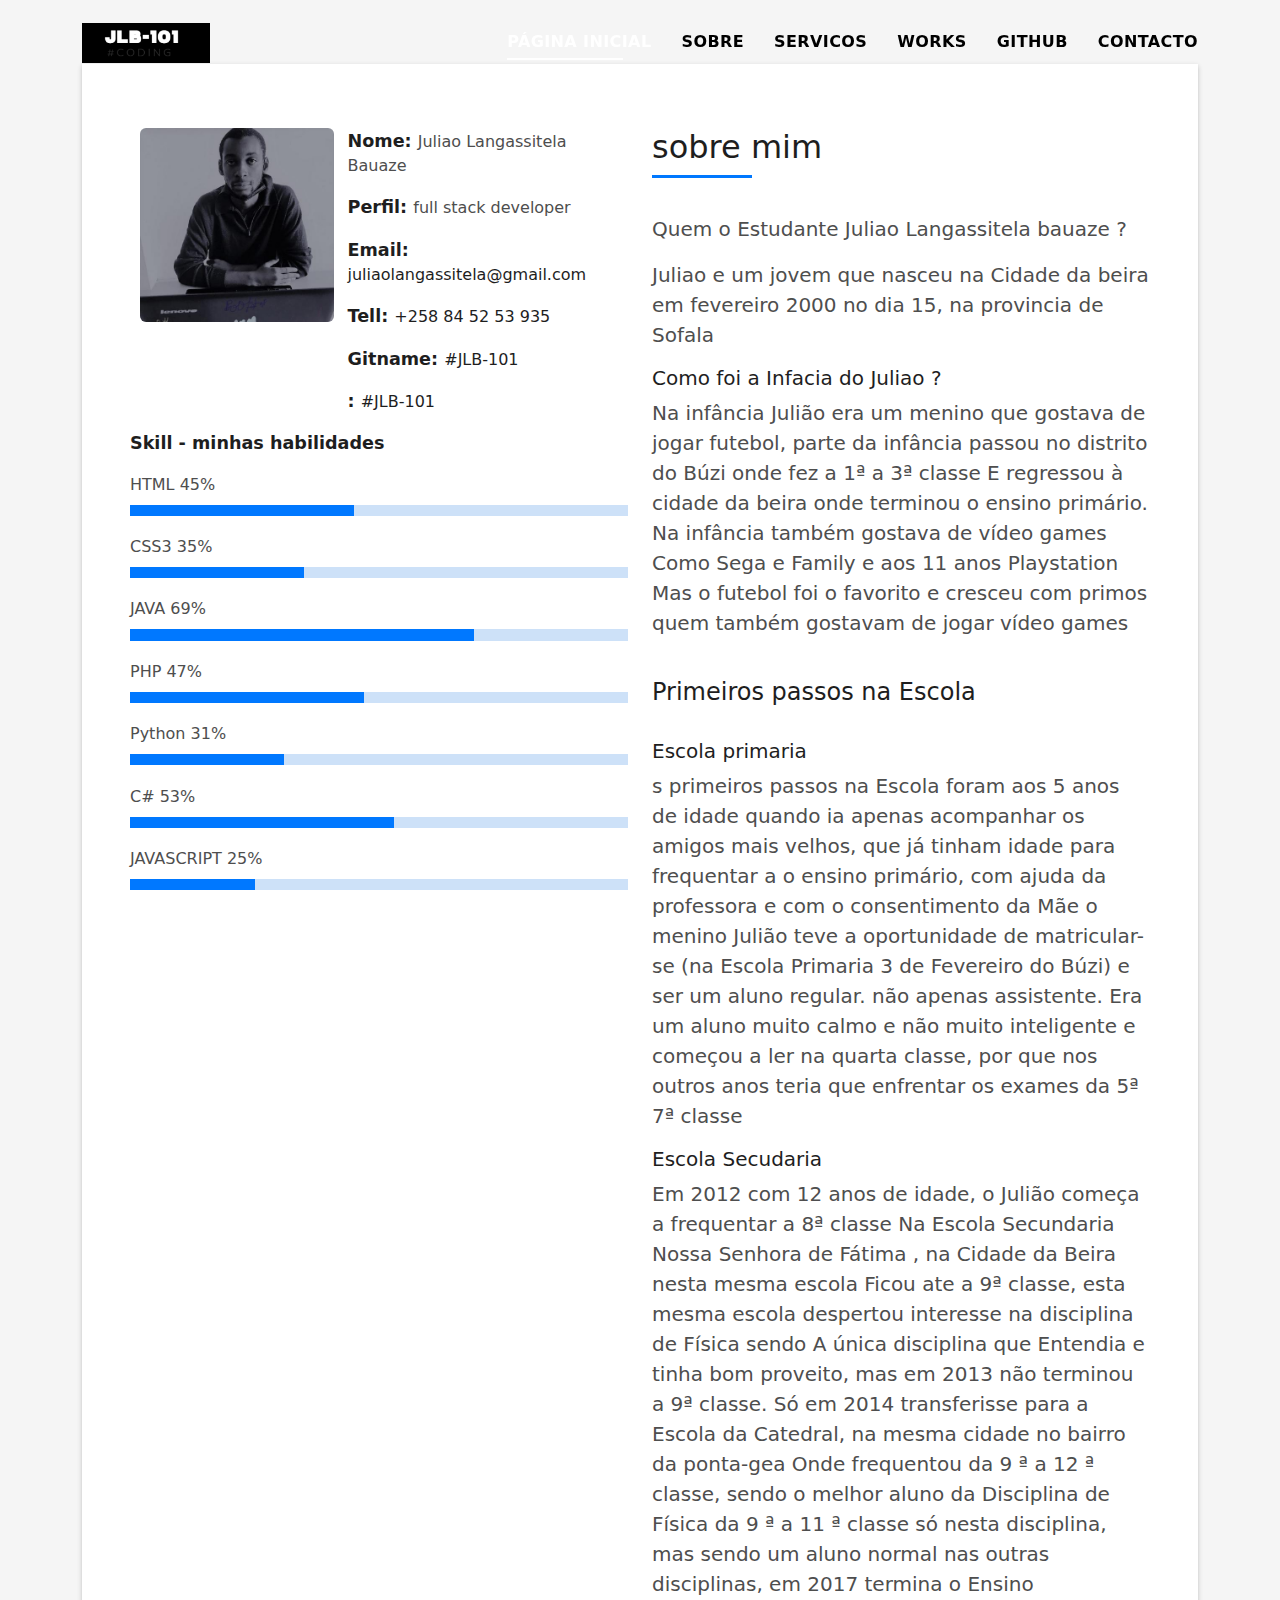
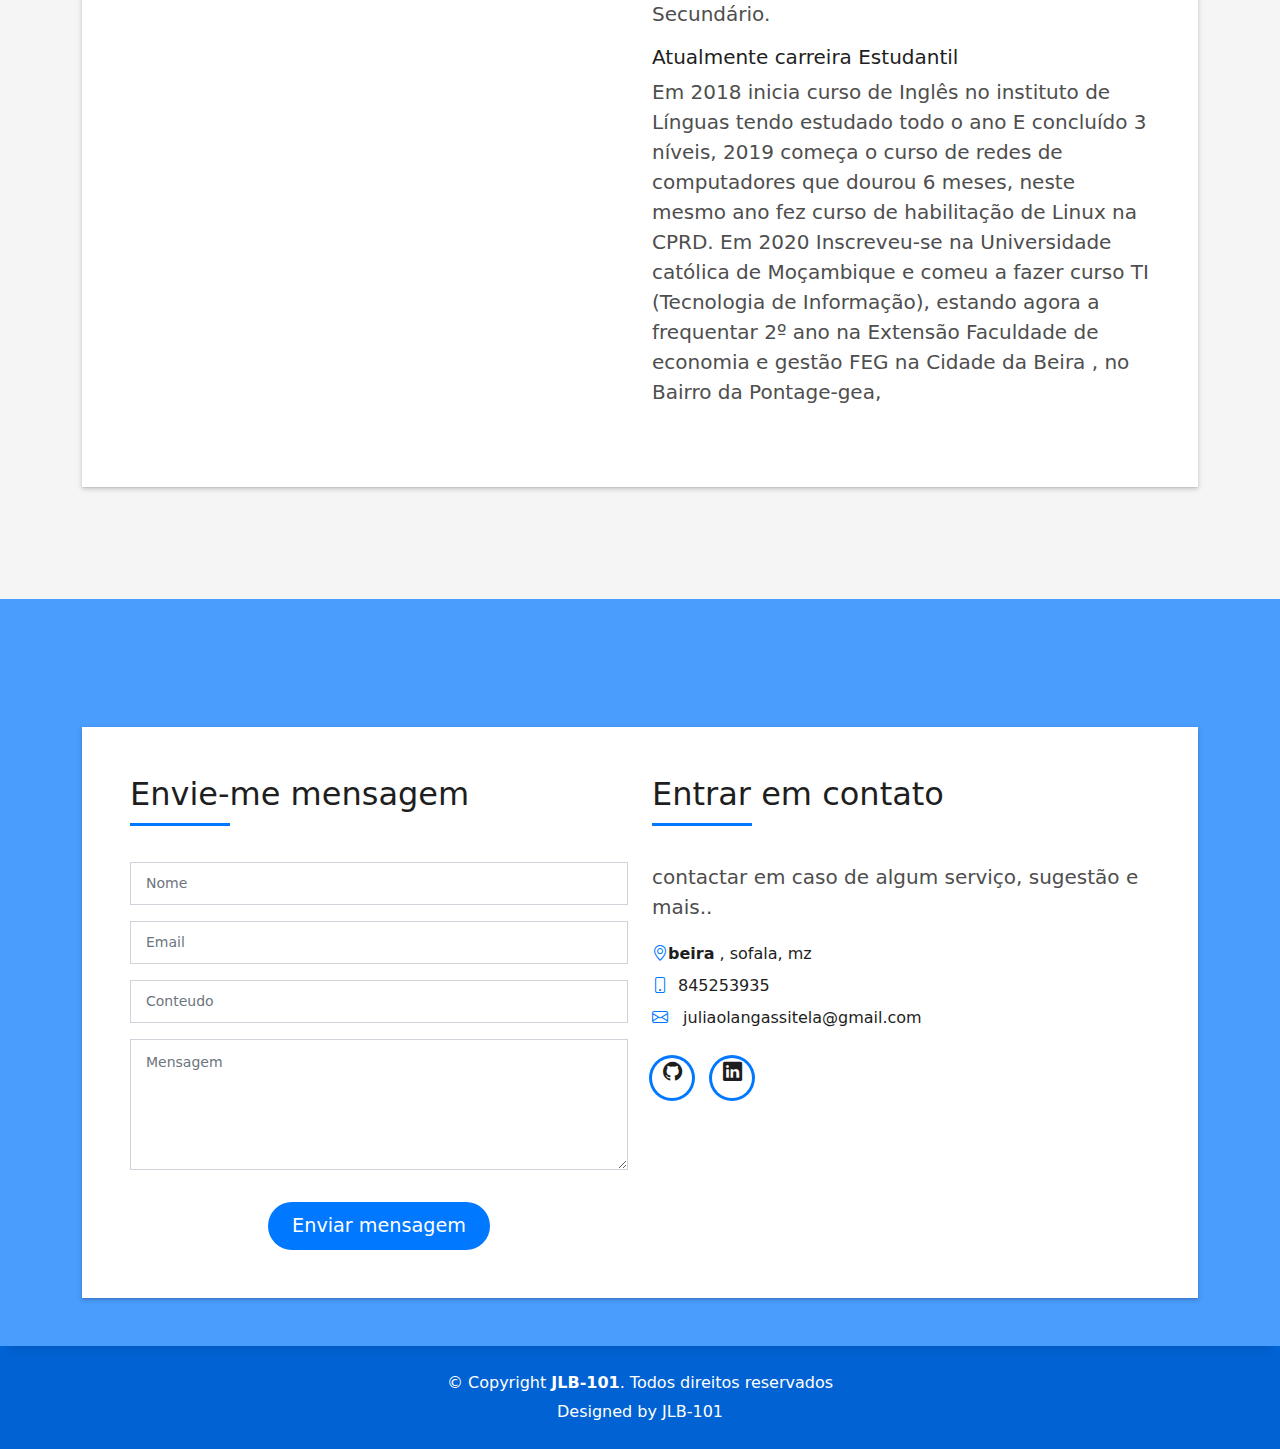
<file: sobre.html>
<!-- 
* Template Name: DevFolio - portifolio de desenvolvedor
* Updated: Maio 10 2023 with Bootstrap v5.2.3
* Template URL:https://github.com/JLB-101/lbportifolio
* Author: https://github.com/JLB-101
* Contact: +258 84 52 53 935
* Whatsapp: +258 84 52 53 935
* License: GPL3
 -->

<!DOCTYPE html>
<html lang="en">

<head>
  <meta charset="utf-8">
  <meta content="width=device-width, initial-scale=1.0" name="viewport">

  <title>Juliao LB</title>
  <meta content="" name="description">
  <meta content="" name="keywords">

  <!-- Favicons -->
  <link href="assets/img/favicon.png" rel="icon">
  <link href="assets/img/apple-touch-icon.png" rel="apple-touch-icon">

  <!-- Vendor CSS Files -->
  <link href="assets/vendor/bootstrap/css/bootstrap.min.css" rel="stylesheet">
  <link href="assets/vendor/bootstrap-icons/bootstrap-icons.css" rel="stylesheet">
  <link href="assets/vendor/glightbox/css/glightbox.min.css" rel="stylesheet">
  <link href="assets/vendor/swiper/swiper-bundle.min.css" rel="stylesheet">

  <!-- Template Main CSS File -->
  <link href="assets/css/style.css" rel="stylesheet">


</head>

<body>

  <!-- =======Header/ Menu ======= -->
  <header id="header" class="fixed-top">
    <div class="container d-flex align-items-center justify-content-between">

      <a href="index.html" class="logo"><img src="assets/img/logo.png" alt="" class="img-fluid"></a>

      <nav id="navbar" class="navbar">
        <ul>
          <li><a class="nav-link scrollto active" href="index.html">página inicial</a></li>
          <li><a class="nav-link scrollto" href="index.html?about"><span style="color: black;">Sobre</span></a></li>
          <li><a class="nav-link scrollto" href="index.html?services"><span style="color: black;">Servicos</span></a>
          </li>
          <li><a class="nav-link scrollto " href="index.html?work"><span style="color: black;">Works</span></a></li>
          <li><a class="nav-link scrollto " href="https://github.com/JLB-101"><span
                style="color: black;">github</span></a></li>
          <!-- <li class="dropdown"><a href="#"><span>Drop Down</span> <i class="bi bi-chevron-down"></i></a>
            <ul>
              <li><a href="#">Drop Down 1</a></li>
              <li class="dropdown"><a href="#"><span>Deep Drop Down</span> <i class="bi bi-chevron-right"></i></a>
                <ul>
                  <li><a href="#">Deep Drop Down 1</a></li>
                  <li><a href="#">Deep Drop Down 2</a></li>
                  <li><a href="#">Deep Drop Down 3</a></li>
                  <li><a href="#">Deep Drop Down 4</a></li>
                  <li><a href="#">Deep Drop Down 5</a></li>
                </ul>
              </li>
              <li><a href="#">Drop Down 2</a></li>
              <li><a href="#">Drop Down 3</a></li>
              <li><a href="#">Drop Down 4</a></li>
            </ul>
          </li> -->
          <li><a class="nav-link scrollto" href="#contact"><span style="color: black;">Contacto</span></a></li>
        </ul>
        <i class="bi bi-list mobile-nav-toggle"></i>
      </nav><!-- .navbar -->

    </div>
  </header><!-- Fim Header/ Menu -->



  <main id="main">

    <!-- ======= Sessao Sobre ======= -->
    <section id="about" class="about-mf sect-pt4 route">
      <div class="container">
        <div class="row">
          <div class="col-sm-12">
            <div class="box-shadow-full">
              <div class="row">
                <div class="col-md-6">
                  <div class="row">
                    <div class="col-sm-6 col-md-5">
                      <div class="about-img">
                        <img src="assets/img/JLB-101.jpg" class="img-fluid rounded b-shadow-a" alt="">
                      </div>
                    </div>
                    <div class="col-sm-6 col-md-7">
                      <div class="about-info">
                        <p><span class="title-s">Nome: </span> <span>Juliao Langassitela Bauaze</span></p>
                        <p><span class="title-s">Perfil: </span> <span>full stack developer</span></p>
                        <p><span class="title-s">Email: </span> <span><a
                              href="mailto:juliaolangassitela@gmail.com">juliaolangassitela@gmail.com</a></span></p>
                        <p><span class="title-s">Tell: </span> <span> <a href="tel:+258845253935">+258 84 52 53 935</a>
                          </span></p>
                        <p><span class="title-s">Gitname: </span> <span><a
                              href="https://github.com/JLB-101">#JLB-101</a></h1></span></p>
                        <p><span class="title-s"><i class="fa fa-linkedin" aria-hidden="true"></i>: </span> <span><a
                              href="https://github.com/JLB-101">#JLB-101</a></h1></span></p>
                      </div>
                    </div>
                  </div>
                  <div class="skill-mf">
                    <p class="title-s">Skill - minhas habilidades</p>
                    <span>HTML</span> <span class="pull-right">45%</span>
                    <div class="progress">
                      <div class="progress-bar" role="progressbar" style="width: 45%;" aria-valuenow="45%"
                        aria-valuemin="0" aria-valuemax="100"></div>
                    </div>
                    <span>CSS3</span> <span class="pull-right">35%</span>
                    <div class="progress">
                      <div class="progress-bar" role="progressbar" style="width: 35%" aria-valuenow="35%"
                        aria-valuemin="0" aria-valuemax="100"></div>
                    </div>
                    <span>JAVA</span> <span class="pull-right">69%</span>
                    <div class="progress">
                      <div class="progress-bar" role="progressbar" style="width: 69%;" aria-valuenow="69%"
                        aria-valuemin="0" aria-valuemax="100"></div>
                    </div>
                    <span>PHP</span> <span class="pull-right">47%</span>
                    <div class="progress">
                      <div class="progress-bar" role="progressbar" style="width: 47%" aria-valuenow="47%"
                        aria-valuemin="0" aria-valuemax="100"></div>
                    </div>
                    <span>Python</span> <span class="pull-right">31%</span>
                    <div class="progress">
                      <div class="progress-bar" role="progressbar" style="width: 31%" aria-valuenow="31%"
                        aria-valuemin="0" aria-valuemax="100"></div>
                    </div>
                    <span>C#</span> <span class="pull-right">53%</span>
                    <div class="progress">
                      <div class="progress-bar" role="progressbar" style="width: 53%;" aria-valuenow="53%"
                        aria-valuemin="0" aria-valuemax="100"></div>
                    </div>
                    <span>JAVASCRIPT</span> <span class="pull-right">25%</span>
                    <div class="progress">
                      <div class="progress-bar" role="progressbar" style="width: 25%" aria-valuenow="25"
                        aria-valuemin="0" aria-valuemax="100"></div>
                    </div>
                  </div>
                </div>
                <div class="col-md-6">
                  <div class="about-me pt-4 pt-md-0">
                    <div class="title-box-2">
                      <h5 class="title-left">
                        sobre mim

                      </h5>
                    </div>
                    <p class="lead">
                      Quem o Estudante Juliao Langassitela bauaze ?

                    </p>
                    <p class="lead">
                      Juliao e um jovem que nasceu na
                      Cidade da beira
                      em fevereiro 2000 no dia 15, na provincia de Sofala
                    </p>
                    <h5>Como foi a Infacia do Juliao ?</h5>
                    <p class="lead">
                      Na infância Julião era um menino que gostava de jogar futebol, parte da infância passou no
                      distrito do Búzi onde fez a 1ª a 3ª classe
                      E regressou à cidade da beira onde terminou o ensino primário.
                      Na infância também gostava de vídeo games Como Sega e Family e aos 11 anos Playstation
                      Mas o futebol foi o favorito e cresceu com primos quem também gostavam de jogar vídeo games <a
                        href=""></a>
                    </p>
                    <br>
                    <h4>Primeiros passos na Escola</h4>
                    <br>
                    <h5>Escola primaria</h5>
                    <p class="lead">
                      s primeiros passos na Escola foram aos 5 anos de idade
                      quando ia apenas acompanhar os amigos mais velhos, que já tinham
                      idade para frequentar a o ensino primário, com ajuda da professora e
                      com o consentimento da Mãe o menino Julião teve a oportunidade de
                      matricular-se (na Escola Primaria 3 de Fevereiro do Búzi) e ser um aluno regular.
                      não apenas assistente. Era um aluno muito calmo e não muito inteligente e começou a ler
                      na quarta classe, por que nos outros anos teria que enfrentar os exames da 5ª 7ª classe</p>

                  </div>
                  <h5>Escola Secudaria</h5>
                  <p class="lead">
                    Em 2012 com 12 anos de idade, o Julião começa a frequentar a 8ª classe Na
                    Escola Secundaria Nossa Senhora de Fátima
                    ,
                    na
                    Cidade da Beira
                    nesta mesma escola
                    Ficou ate a 9ª classe, esta mesma escola despertou interesse na disciplina de Física sendo
                    A única disciplina que Entendia e tinha bom proveito, mas em 2013 não terminou a 9ª classe.
                    Só em 2014 transferisse para a Escola da Catedral, na mesma cidade no bairro da ponta-gea
                    Onde frequentou da 9 ª a 12 ª classe, sendo o melhor aluno da Disciplina de Física da 9 ª a 11 ª
                    classe só nesta disciplina, mas sendo um aluno normal nas outras disciplinas, em 2017 termina o
                    Ensino Secundário.
                  </p>

                  <h5>Atualmente carreira Estudantil
                  </h5>
                  <p class="lead">
                    Em 2018 inicia curso de Inglês no
                    instituto de Línguas
                    tendo estudado todo o ano
                    E concluído 3 níveis, 2019 começa o curso de redes de computadores que dourou 6 meses,
                    neste mesmo ano fez curso de habilitação de Linux na CPRD.
                    Em 2020 Inscreveu-se na
                    Universidade católica de Moçambique
                    e comeu a fazer curso TI
                    (Tecnologia de Informação), estando agora a frequentar 2º ano na
                    Extensão Faculdade de economia e gestão FEG na
                    Cidade da Beira
                    , no Bairro da Pontage-gea,
                  </p>

                </div>
              </div>
            </div>
          </div>
        </div>
      </div>
      </div>
    </section><!-- Fim  Sessao Sobre -->



    <!-- =======  Sessao de Contacto ======= -->
    <section id="contact" class="paralax-mf footer-paralax bg-image sect-mt4 route"
      style="background-image: url(assets/img/overlay-bg.jpg)">
      <div class="overlay-mf"></div>
      <div class="container">
        <div class="row">
          <div class="col-sm-12">
            <div class="contact-mf">
              <div id="contact" class="box-shadow-full">
                <div class="row">
                  <div class="col-md-6">
                    <div class="title-box-2">
                      <h5 class="title-left">
                        Envie-me mensagem
                      </h5>
                    </div>
                    <div>
                      <form action="forms/contact.php" method="post" role="form" class="php-email-form">
                        <div class="row">
                          <div class="col-md-12 mb-3">
                            <div class="form-group">
                              <input type="text" name="name" class="form-control" id="name" placeholder="Nome" required>
                            </div>
                          </div>
                          <div class="col-md-12 mb-3">
                            <div class="form-group">
                              <input type="email" class="form-control" name="email" id="email" placeholder="Email"
                                required>
                            </div>
                          </div>
                          <div class="col-md-12 mb-3">
                            <div class="form-group">
                              <input type="text" class="form-control" name="subject" id="subject" placeholder="Conteudo"
                                required>
                            </div>
                          </div>
                          <div class="col-md-12">
                            <div class="form-group">
                              <textarea class="form-control" name="message" rows="5" placeholder="Mensagem"
                                required></textarea>
                            </div>
                          </div>
                          <div class="col-md-12 text-center my-3">
                            <div class="loading">Precessando</div>
                            <div class="error-message"></div>
                            <div class="sent-message">Sua mensagem foi enviada. Thank you!</div>
                          </div>
                          <div class="col-md-12 text-center">
                            <button type="submit" class="button button-a button-big button-rouded">Enviar
                              mensagem</button>
                          </div>
                        </div>
                      </form>
                    </div>
                  </div>
                  <div class="col-md-6">
                    <div class="title-box-2 pt-4 pt-md-0">
                      <h5 class="title-left">
                        Entrar em contato
                      </h5>
                    </div>
                    <div class="more-info">
                      <p class="lead">
                        contactar em caso de algum serviço, sugestão e mais..
                      </p>
                      <ul class="list-ico">
                        <li><span class="bi bi-geo-alt"><a
                              href="https://www.google.com/maps/place/Beira/@-19.7768669,34.7989136,12z/data=!3m1!4b1!4m6!3m5!1s0x1f2a6a5f5da047c1:0xa1d3dd2e50b3b6e6!8m2!3d-19.8315949!4d34.8370183!16zL20vMDNtajFk?entry=ttu"
                              target="_blank" rel="noopener noreferrer"><b>beira</b> , sofala, mz</a></span> </li>
                        <li><span class="bi bi-phone"></span><a href="tel:+845253935">845253935</a></li>
                        <li><span class="bi bi-envelope"></span> <a
                            href="mailto:modelanga10@gmail.com">juliaolangassitela@gmail.com</a></li>
                      </ul>
                    </div>
                    <div class="socials">
                      <ul>
                        <li><a href="https://github.com/JLB-101"><span class="ico-circle"><i
                                class="bi bi-github"></i></span></a></li>

                        <li><a
                            href="https://www.google.com/search?q=linkedin+juliao+bauaze+beira&sxsrf=APwXEddA-Nr00ueyt8HVnApfBbt0iCbT0w%3A1685745072850&ei=sG16ZPzDM-qWxc8Ps-Oo0Ao&ved=0ahUKEwj82_7h0aX_AhVqS_EDHbMxCqoQ4dUDCBA&uact=5&oq=linkedin+juliao+bauaze+beira&gs_lcp=Cgxnd3Mtd2l6LXNlcnAQAzIICCEQoAEQwwQyCAghEKABEMMEMggIIRCgARDDBDoICAAQogQQsAM6BAgjECc6CgghEKABEMMEEApKBAhBGAFQ8wFYhShgoi1oAXAAeACAAfEDiAGRFZIBBTMtNS4ymAEAoAEBwAEByAEE&sclient=gws-wiz-serp"><span
                              class="ico-circle"><i class="bi bi-linkedin"></i></span></a></li>
                      </ul>
                    </div>
                  </div>
                </div>
              </div>
            </div>
          </div>
        </div>
      </div>
    </section><!-- Fim Sessao de Contacto -->

  </main><!-- Fim #main -->

  <!-- ======= Footer ======= -->
  <footer>
    <div class="container">
      <div class="row">
        <div class="col-sm-12">
          <div class="copyright-box">
            <p class="copyright">&copy; Copyright <strong>JLB-101</strong>. Todos direitos reservados</p>
            <div class="credits">
              Designed by <a href="https://github.com/JLB-101/">JLB-101</a>
            </div>
          </div>
        </div>
      </div>
    </div>
  </footer><!-- Fim  Rodape -->

  <div id="preloader"></div>
  <a href="#" class="back-to-top d-flex align-items-center justify-content-center"><i
      class="bi bi-arrow-up-short"></i></a>

  <!-- Vendor JS Files -->
  <script src="assets/vendor/purecounter/purecounter_vanilla.js"></script>
  <script src="assets/vendor/bootstrap/js/bootstrap.bundle.min.js"></script>
  <script src="assets/vendor/glightbox/js/glightbox.min.js"></script>
  <script src="assets/vendor/swiper/swiper-bundle.min.js"></script>
  <script src="assets/vendor/typed.js/typed.min.js"></script>
  <script src="assets/vendor/php-email-form/validate.js"></script>

  <!-- Template Main JS File -->
  <script src="assets/js/main.js"></script>

</body>

</html>
</file>
<file: assets/css/style.css>
/**
* Template Name: DevFolio - portifolio de desenvolvedor
* Updated: Mar 10 2023 with Bootstrap v5.2.3
* Template URL:https://github.com/JLB-101/lbportifolio
* Author: https://github.com/JLB-101
* Contact: +258 84 52 53 935
* Whatsapp: +258 84 52 53 935
* License: GPL3
*/

/*--------------------------------------------------------------
# Geral da pagina
--------------------------------------------------------------*/
body {
  background-color: #f5f5f5;
  color: #4e4e4e;
}

h1,
h2,
h3,
h4,
h5,
h6 {
  color: #1e1e1e;
}

a {
  color: #1e1e1e;
  text-decoration: none;
  transition: all 0.5s ease-in-out;
}

a:hover {
  color: #0078ff;
  text-decoration: none;
  transition: all 0.5s ease-in-out;
}

.p-r {
  position: relative;
}

.color-a {
  text-decoration: none;
  color: #0078ff;
}

.color-d {
  color: #f5f5f5;
}

.color-text-a {
  text-decoration: none;
  color: #4e4e4e;
}

.box-shadow,
.card-blog,
.work-box,
.service-box,
.paralax-mf {
  box-shadow: 0 13px 8px -10px rgba(0, 0, 0, 0.1);
}

.box-shadow-a,
.button:hover {
  text-decoration: none;
  box-shadow: 0 0 0 4px #cde1f8;
}

.display-5 {
  font-size: 2.5rem;
  font-weight: 300;
  line-height: 1.1;
}

.display-6 {
  font-size: 2rem;
  font-weight: 300;
  line-height: 1.1;
}

.avatar {
  width: 32px;
  height: 32px;
  margin-right: 4px;
  overflow: hidden;
}

.bg-image {
  background-repeat: no-repeat;
  background-attachment: fixed;
  background-size: cover;
  background-position: center center;
}

@media (max-width: 1024px) {
  .bg-image {
    background-attachment: scroll;
  }
}

.overlay-mf {
  background-color: #0078ff;
}

.overlay-mf {
  position: absolute;
  top: 0;
  left: 0px;
  padding: 0;
  height: 100%;
  width: 100%;
  opacity: 0.7;
}

.paralax-mf {
  position: relative;
  padding: 8rem 0;
}

.display-table {
  width: 100%;
  height: 100%;
  display: table;
}

.table-cell {
  display: table-cell;
  vertical-align: middle;
}

/*--/ SEssoes /--*/
.sect-4 {
  padding: 4rem 0;
}

.sect-pt4 {
  padding-top: 4rem;
}

.sect-mt4 {
  margin-top: 4rem;
}

/*--/ Titulo s /--*/
.title-s {
  font-weight: 600;
  color: #1e1e1e;
  font-size: 1.1rem;
}

/*--/ Titulo A /--*/
.title-box {
  margin-bottom: 4rem;
}

.title-a {
  text-decoration: none;
  font-size: 3rem;
  font-weight: bold;
  text-transform: uppercase;
}

.subtitle-a {
  text-decoration: none;
  color: #4e4e4e;
}

.line-mf {
  width: 40px;
  height: 5px;
  background-color: #0078ff;
  margin: 0 auto;
}

/*--/ Titulo a esquerda /--*/
.title-box-2 {
  margin-bottom: 3rem;
}

.title-left {
  font-size: 2rem;
  position: relative;
}

.title-left:before {
  content: "";
  position: absolute;
  height: 3px;
  background-color: #0078ff;
  width: 100px;
  bottom: -12px;
}

/*------/ Caixa- Box /------*/
.box-pl2 {
  padding-left: 2rem;
}

.box-shadow-full {
  padding: 3rem 1.25rem;
  position: relative;
  background-color: #fff;
  margin-bottom: 3rem;
  z-index: 2;
  box-shadow: 0 1px 1px 0 rgba(0, 0, 0, 0.06), 0 2px 5px 0 rgba(0, 0, 0, 0.2);
}

@media (min-width: 768px) {
  .box-shadow-full {
    padding: 3rem;
  }
}

/*------/ Medias social /------*/
.socials {
  padding: 1.5rem 0;
}

.socials ul li {
  display: inline-block;
}

.socials .ico-circle {
  height: 40px;
  width: 40px;
  font-size: 1.2rem;
  border-radius: 50%;
  line-height: 1.6;
  margin: 0 15px 0 0;
  box-shadow: 0 0 0 3px #0078ff;
  transition: all 500ms ease;
}

.socials .ico-circle:hover {
  background-color: #0078ff;
  color: #fff;
  box-shadow: 0 0 0 3px #cde1f8;
  transition: all 500ms ease;
}

/*------/ Ul resect /------*/
.ul-resect,
.widget-tags ul,
.widget-sidebar .list-sidebar,
.box-comments .list-comments,
.blog-wrapper .post-meta ul,
.list-ico,
.socials ul {
  list-style: none;
  padding-left: 0;
  margin-bottom: 0;
}

.list-ico {
  line-height: 2;
}

.list-ico span {
  color: #0078ff;
  margin-right: 10px;
}

/*------/Circulo --  Ico Circle /------*/
.ico-circle {
  height: 100px;
  width: 100px;
  font-size: 2rem;
  border-radius: 50%;
  line-height: 1.55;
  margin: 0 auto;
  text-align: center;
  box-shadow: 0 0 0 10px #0078ff;
  display: block;
}

/*------/ Owl Carousel /------*/
.owl-theme .owl-dots {
  text-align: center;
  margin-top: 18px;
}

.owl-theme .owl-dots .owl-dot {
  display: inline-block;
}

.owl-theme .owl-dots .owl-dot span {
  width: 18px;
  height: 7px;
  margin: 5px 5px;
  background: #cde1f8;
  border: 0px solid #cde1f8;
  display: block;
  transition: all 0.6s ease-in-out;
  cursor: pointer;
}

.owl-theme .owl-dots .owl-dot:hover span {
  background-color: #cde1f8;
}

.owl-theme .owl-dots .owl-dot.active span {
  background-color: #1B1B1B;
  width: 25px;
}

/*--/Scrooll para cima /--*/
.scrolltop-mf {
  position: relative;
  display: none;
}

.scrolltop-mf span {
  z-index: 999;
  position: fixed;
  width: 42px;
  height: 42px;
  background-color: #0078ff;
  opacity: 0.7;
  font-size: 1.6rem;
  line-height: 1.5;
  text-align: center;
  color: #fff;
  top: auto;
  left: auto;
  right: 30px;
  bottom: 50px;
  cursor: pointer;
  border-radius: 50%;
}

/*--------------------------------------------------------------
# Voltar para o top
--------------------------------------------------------------*/
.back-to-top {
  position: fixed;
  visibility: hidden;
  opacity: 0;
  right: 15px;
  bottom: 15px;
  z-index: 996;
  background: #0078ff;
  width: 40px;
  height: 40px;
  border-radius: 50px;
  transition: all 0.4s;
}

.back-to-top i {
  font-size: 28px;
  color: #fff;
  line-height: 0;
}

.back-to-top:hover {
  background: #298eff;
  color: #fff;
}

.back-to-top.active {
  visibility: visible;
  opacity: 1;
}

/*------/ Prelaoder /------*/
#preloader {
  position: fixed;
  top: 0;
  left: 0;
  right: 0;
  bottom: 0;
  z-index: 9999;
  overflow: hidden;
  background: #fff;
}

#preloader:before {
  content: "";
  position: fixed;
  top: calc(50% - 30px);
  left: calc(50% - 30px);
  border: 6px solid #f2f2f2;
  border-top: 6px solid #0078ff;
  border-radius: 50%;
  width: 60px;
  height: 60px;
  animation: animate-preloader 1s linear infinite;
}

@keyframes animate-preloader {
  0% {
    transform: rotate(0deg);
  }

  100% {
    transform: rotate(360deg);
  }
}

/*------/ Botoes /------*/
.button {
  display: inline-block;
  padding: 0.3rem 0.6rem;
  text-align: center;
  vertical-align: middle;
  -webkit-user-select: none;
  -moz-user-select: none;
  user-select: none;
  font-size: 1rem;
  border-radius: 0.3rem;
  border: 1px solid transparent;
  transition: all 500ms ease;
  cursor: pointer;
}

.button:focus {
  outline: 0;
}

.button:hover {
  background-color: #0062d3;
  color: #fff;
  transition: all 500ms ease;
}

.button-a {
  text-decoration: none;
  background-color: #0078ff;
  color: #fff;
  border-color: #cde1f8;
}

.button-big {
  padding: 0.9rem 2.3rem;
  font-size: 1.2rem;
}

.button-rouded {
  border-radius: 5rem;
}

.btn-lg {
  padding: 0.5rem 1rem;
  font-size: 1.25rem;
  line-height: 1.5;
  border-radius: 0.3rem;
}

/*--------------------------------------------------------------
# Header - menu
--------------------------------------------------------------*/
#header {
  transition: all 0.5s;
  z-index: 997;
  padding: 20px 0;
}

#header .logo {
  font-size: 28px;
  margin: 0;
  padding: 0;
  font-weight: 600;
  letter-spacing: 1px;
}

#header .logo a {
  color: #fff;
}

#header .logo img {
  max-height: 40px;
}

#header.header-scrolled {
  background: rgba(0, 0, 0, 0.9);
  padding: 12px 0;
}

/*--------------------------------------------------------------
# Menu de Navegacao 
--------------------------------------------------------------*/
/**
* Desktop Navigation 
*/
.navbar {
  padding: 0;
}

.navbar ul {
  margin: 0;
  padding: 0;
  display: flex;
  list-style: none;
  align-items: center;
}

.navbar li {
  position: relative;
}

.navbar>ul>li {
  white-space: nowrap;
  padding: 10px 0 10px 30px;
}

.navbar a,
.navbar a:focus {
  display: flex;
  align-items: center;
  justify-content: space-between;
  color: #fff;
  font-size: 16px;
  font-weight: 600;
  padding: 0;
  white-space: nowrap;
  transition: 0.3s;
  letter-spacing: 0.4px;
  position: relative;
  text-transform: uppercase;
}

.navbar a i,
.navbar a:focus i {
  font-size: 12px;
  line-height: 0;
  margin-left: 5px;
}

.navbar>ul>li>a:before {
  content: "";
  position: absolute;
  width: 100%;
  height: 2px;
  bottom: -6px;
  left: 0;
  width: 0;
  background-color: #fff;
  visibility: hidden;
  transition: all 0.3s ease-in-out 0s;
}

.navbar a:hover:before,
.navbar li:hover>a:before,
.navbar .active:before {
  visibility: visible;
  width: 80%;
}

.navbar a:hover,
.navbar .active,
.navbar .active:focus,
.navbar li:hover>a {
  color: #fff;
}

.navbar .dropdown ul {
  display: block;
  position: absolute;
  left: 30px;
  top: calc(100% + 30px);
  margin: 0;
  padding: 10px 0;
  z-index: 99;
  opacity: 0;
  visibility: hidden;
  background: #fff;
  box-shadow: 0px 0px 30px rgba(127, 137, 161, 0.25);
  transition: 0.3s;
}

.navbar .dropdown ul li {
  min-width: 200px;
}

.navbar .dropdown ul a {
  padding: 10px 20px;
  font-size: 14px;
  text-transform: none;
  color: #4e4e4e;
}

.navbar .dropdown ul a i {
  font-size: 12px;
}

.navbar .dropdown ul a:hover,
.navbar .dropdown ul .active:hover,
.navbar .dropdown ul li:hover>a {
  color: #0078ff;
}

.navbar .dropdown:hover>ul {
  opacity: 1;
  top: 100%;
  visibility: visible;
}

.navbar .dropdown .dropdown ul {
  top: 0;
  left: calc(100% - 30px);
  visibility: hidden;
}

.navbar .dropdown .dropdown:hover>ul {
  opacity: 1;
  top: 0;
  left: 100%;
  visibility: visible;
}

@media (max-width: 1366px) {
  .navbar .dropdown .dropdown ul {
    left: -90%;
  }

  .navbar .dropdown .dropdown:hover>ul {
    left: -100%;
  }
}

/**
* Mobile Navigation 
*/
.mobile-nav-toggle {
  color: #fff;
  font-size: 28px;
  cursor: pointer;
  display: none;
  line-height: 0;
  transition: 0.5s;
}

@media (max-width: 991px) {
  .mobile-nav-toggle {
    display: block;
  }

  .navbar ul {
    display: none;
  }
}

.navbar-mobile {
  position: fixed;
  overflow: hidden;
  top: 0;
  right: 0;
  left: 0;
  bottom: 0;
  background: rgba(78, 78, 78, 0.9);
  transition: 0.3s;
  z-index: 999;
}

.navbar-mobile .mobile-nav-toggle {
  position: absolute;
  top: 15px;
  right: 15px;
}

.navbar-mobile ul {
  display: block;
  position: absolute;
  top: 55px;
  right: 15px;
  bottom: 15px;
  left: 15px;
  padding: 10px 0;
  background-color: #fff;
  overflow-y: auto;
  transition: 0.3s;
}

.navbar-mobile>ul>li {
  padding: 0;
}

.navbar-mobile a:hover:before,
.navbar-mobile li:hover>a:before,
.navbar-mobile .active:before {
  visibility: hidden;
}

.navbar-mobile a,
.navbar-mobile a:focus {
  padding: 10px 20px;
  font-size: 15px;
  color: #4e4e4e;
}

.navbar-mobile a:hover,
.navbar-mobile .active,
.navbar-mobile li:hover>a {
  color: #0078ff;
}

.navbar-mobile .getstarted,
.navbar-mobile .getstarted:focus {
  margin: 15px;
}

.navbar-mobile .dropdown ul {
  position: static;
  display: none;
  margin: 10px 20px;
  padding: 10px 0;
  z-index: 99;
  opacity: 1;
  visibility: visible;
  background: #fff;
  box-shadow: 0px 0px 30px rgba(127, 137, 161, 0.25);
}

.navbar-mobile .dropdown ul li {
  min-width: 200px;
}

.navbar-mobile .dropdown ul a {
  padding: 10px 20px;
}

.navbar-mobile .dropdown ul a i {
  font-size: 12px;
}

.navbar-mobile .dropdown ul a:hover,
.navbar-mobile .dropdown ul .active:hover,
.navbar-mobile .dropdown ul li:hover>a {
  color: #0078ff;
}

.navbar-mobile .dropdown>.dropdown-active {
  display: block;
}

/*--------------------------------------------------------------
#  Sessao Hero
--------------------------------------------------------------*/
.hero {
  height: 100vh;
  position: relative;
  color: #fff;
}

.hero .hero-content {
  text-align: center;
  position: absolute;
}

.hero .overlay-itro {
  background-color: rgba(0, 0, 0, 0.6);
  position: absolute;
  top: 0;
  left: 0px;
  padding: 0;
  height: 100%;
  width: 100%;
  opacity: 0.9;
}

.hero .hero-title {
  color: #fff;
  font-weight: 600;
  font-size: 3rem;
}

@media (min-width: 768px) {
  .hero .hero-title {
    font-size: 4.5rem;
  }
}

.hero .hero-subtitle {
  font-size: 1.5rem;
  font-weight: 600;
}

@media (min-width: 768px) {
  .hero .hero-subtitle {
    font-size: 2.5rem;
  }
}

.hero .text-slider-items {
  display: none;
}

.hero-single {
  height: 350px;
}

.hero-single .hero-content {
  margin-top: 30px;
}

.hero-single .hero-title {
  text-transform: uppercase;
  font-size: 3rem;
}

@media (min-width: 768px) {
  .hero-single .hero-title {
    font-size: 3.5rem;
  }
}

.hero-single .breadcrumb {
  background-color: transparent;
  color: #0078ff;
}

.hero-single .breadcrumb .breadcrumb-item:before {
  color: #cde1f8;
}

.hero-single .breadcrumb .breadcrumb-item.active {
  color: #cde1f8;
}

.hero-single .breadcrumb a {
  color: #fff;
}

/*--------------------------------------------------------------
# Sobre - About
--------------------------------------------------------------*/
.about-mf .box-shadow-full {
  padding-top: 4rem;
  padding-bottom: 4rem;
}

.about-mf .about-img {
  margin-bottom: 2rem;
}

.about-mf .about-img img {
  margin-left: 10px;
}

@media (min-width: 767px) {
  .about-mf .box-pl2 {
    margin-top: 3rem;
    padding-left: 0rem;
  }
}

.skill-mf span {
  color: #4e4e4e;
}

.skill-mf .progress {
  background-color: #cde1f8;
  margin: 0.5rem 0 1.2rem 0;
  border-radius: 0;
  height: 0.7rem;
}

.skill-mf .progress .progress-bar {
  height: 0.7rem;
  background-color: #0078ff;
}

/*--------------------------------------------------------------
# Servicos
--------------------------------------------------------------*/
.service-box {
  background-color: #fff;
  padding: 2.5rem 1.3rem;
  border-radius: 1rem;
  margin-bottom: 3rem;
  text-align: center;
}

.service-box:hover .ico-circle {
  transition: all 500ms ease;
  color: #fff;
  background-color: #0078ff;
  box-shadow: 0 0 0 10px #cde1f8;
}

.service-box .service-ico {
  margin-bottom: 1rem;
  color: #1e1e1e;
}

.service-box .ico-circle {
  transition: all 500ms ease;
  display: inline-flex;
  align-items: center;
  justify-content: center;
}

.service-box .ico-circle i {
  line-height: 0;
  font-size: 40px;
}

.service-box .s-title {
  font-size: 1.4rem;
  text-transform: uppercase;
  text-align: center;
  padding: 0.4rem 0;
}

.service-box .s-description {
  color: #4e4e4e;
}

/*--------------------------------------------------------------
# Counter
--------------------------------------------------------------*/
.counter-box {
  color: #fff;
  text-align: center;
}

@media (min-width: 577px) {
  .counter-box {
    margin-bottom: 1.8rem;
  }
}

.counter-ico {
  margin-bottom: 1rem;
}

.counter-ico .ico-circle {
  height: 60px;
  width: 60px;
  line-height: 1.5;
  box-shadow: 0 0 0 10px #cde1f8;
}

.counter-num .counter {
  font-size: 2rem;
  margin-bottom: 0;
}

/*--------------------------------------------------------------
# Portfolio
--------------------------------------------------------------*/
.work-box {
  margin-bottom: 3rem;
  -webkit-backface-visibility: hidden;
  backface-visibility: hidden;
  background-color: #fff;
}

.work-box:hover img {
  transform: scale(1.3);
}

.work-img {
  display: block;
  overflow: hidden;
}

.work-img img {
  transition: all 1s;
}

.work-content {
  padding: 2rem 3% 1rem 4%;
}

.work-content .w-more {
  color: #4e4e4e;
  font-size: 0.8rem;
}

.work-content .w-more .w-ctegory {
  color: #0078ff;
}

.work-content .w-like {
  font-size: 2.5rem;
  color: #0078ff;
  float: right;
}

.work-content .w-like a {
  color: #0078ff;
}

.work-content .w-like .num-like {
  font-size: 0.7rem;
}

.w-title {
  font-size: 1.2rem;
}

/*--------------------------------------------------------------
# Detatlhes de Portfolio 
--------------------------------------------------------------*/
.portfolio-details {
  padding-top: 40px;
}

.portfolio-details .portfolio-details-slider img {
  width: 100%;
}

.portfolio-details .portfolio-details-slider .swiper-pagination {
  margin-top: 20px;
  position: relative;
}

.portfolio-details .portfolio-details-slider .swiper-pagination .swiper-pagination-bullet {
  width: 12px;
  height: 12px;
  background-color: #fff;
  opacity: 1;
  border: 1px solid #0078ff;
}

.portfolio-details .portfolio-details-slider .swiper-pagination .swiper-pagination-bullet-active {
  background-color: #0078ff;
}

.portfolio-details .portfolio-info {
  padding: 30px;
  box-shadow: 0px 0 30px rgba(78, 78, 78, 0.08);
}

.portfolio-details .portfolio-info h3 {
  font-size: 22px;
  font-weight: 700;
  margin-bottom: 20px;
  padding-bottom: 20px;
  border-bottom: 1px solid #eee;
}

.portfolio-details .portfolio-info ul {
  list-style: none;
  padding: 0;
  font-size: 15px;
}

.portfolio-details .portfolio-info ul li+li {
  margin-top: 10px;
}

.portfolio-details .portfolio-description {
  padding-top: 30px;
}

.portfolio-details .portfolio-description h2 {
  font-size: 26px;
  font-weight: 700;
  margin-bottom: 20px;
}

.portfolio-details .portfolio-description p {
  padding: 0;
}

/*--------------------------------------------------------------
# Testimonhos
--------------------------------------------------------------*/
.testimonial-box {
  color: #fff;
  text-align: center;
}

.testimonial-box .author-test {
  margin-top: 1rem;
}

.testimonial-box .author-test img {
  margin: 0 auto;
}

.testimonial-box .author {
  color: #fff;
  text-transform: uppercase;
  font-weight: 600;
  margin: 1rem 0;
  display: block;
  font-size: 1.4rem;
}

.testimonial-box .comit {
  font-size: 2rem;
  color: #0078ff;
  background-color: #fff;
  width: 52px;
  height: 52px;
  display: block;
  margin: 0 auto;
  border-radius: 50%;
  line-height: 1.6;
}

@media (min-width: 768px) {
  .testimonial-box .description {
    padding: 0 5rem;
  }
}

@media (min-width: 992px) {
  .testimonial-box .description {
    padding: 0 8rem;
  }
}

@media (min-width: 1200px) {
  .testimonial-box .description {
    padding: 0 13rem;
  }
}

.swiper-pagination {
  margin-top: 20px;
  position: relative;
}

.swiper-pagination .swiper-pagination-bullet {
  width: 12px;
  height: 12px;
  background-color: rgba(255, 255, 255, 0.4);
  opacity: 1;
}

.swiper-pagination .swiper-pagination-bullet-active {
  background-color: #fff;
}

/*--------------------------------------------------------------
# Contacto
--------------------------------------------------------------*/
.footer-paralax {
  padding: 4rem 0 0 0;
}

.contact-mf {
  margin-top: 4rem;
}

@media (min-width: 767px) {
  .contact-mf .box-pl2 {
    margin-top: 3rem;
    padding-left: 0rem;
  }
}

.php-email-form .error-message {
  display: none;
  color: #fff;
  background: #ed3c0d;
  text-align: center;
  padding: 15px;
  font-weight: 600;
}

.php-email-form .sent-message {
  display: none;
  color: #fff;
  background: #18d26e;
  text-align: center;
  padding: 15px;
  font-weight: 600;
}

.php-email-form .loading {
  display: none;
  background: #fff;
  text-align: center;
  padding: 15px;
}

.php-email-form .loading:before {
  content: "";
  display: inline-block;
  border-radius: 50%;
  width: 24px;
  height: 24px;
  margin: 0 10px -6px 0;
  border: 3px solid #18d26e;
  border-top-color: #eee;
  animation: animate-loading 1s linear infinite;
}

.php-email-form input,
.php-email-form textarea {
  border-radius: 0;
  box-shadow: none;
  font-size: 14px;
}

.php-email-form input:focus,
.php-email-form textarea:focus {
  border-color: #0078ff;
}

.php-email-form input {
  padding: 10px 15px;
}

.php-email-form textarea {
  padding: 12px 15px;
  margin-bottom: 0;
}

.php-email-form button[type=submit] {
  background: #0078ff;
  border: 0;
  padding: 10px 24px;
  color: #fff;
  transition: 0.4s;
}

.php-email-form button[type=submit]:hover {
  background: #3393ff;
}

@keyframes animate-loading {
  0% {
    transform: rotate(0deg);
  }

  100% {
    transform: rotate(360deg);
  }
}

/*--------------------------------------------------------------
# Blog
--------------------------------------------------------------*/
@media (min-width: 767px) {
  .card-blog {
    margin-bottom: 3rem;
  }
}

.card-blog .card-body {
  position: relative;
}

.card-blog .card-category-box {
  position: absolute;
  text-align: center;
  top: -16px;
  left: 15px;
  right: 15px;
  line-height: 25px;
  overflow: hidden;
}

.card-blog .card-category {
  display: inline-block;
  color: #fff;
  padding: 0 15px 5px;
  overflow: hidden;
  background-color: #0078ff;
  border-radius: 4px;
}

.card-blog .card-category .category {
  color: #fff;
  display: inline-block;
  text-transform: uppercase;
  font-size: 0.7rem;
  letter-spacing: 0.1px;
  margin-bottom: 0;
}

.card-blog .card-title {
  font-size: 1.3rem;
  margin-top: 0.6rem;
}

.card-blog .card-description {
  color: #4e4e4e;
}

.card-blog .post-author {
  display: inline-block;
}

.card-blog .post-date {
  color: #4e4e4e;
  display: inline-block;
  float: right;
}

/*--------------------------------------------------------------
# Blog Unico
--------------------------------------------------------------*/
.post-box,
.form-comments,
.box-comments,
.widget-sidebar {
  padding: 2rem;
  background-color: #fff;
  margin-bottom: 3rem;
}

@media (min-width: 768px) {

  .post-box,
  .form-comments,
  .box-comments,
  .widget-sidebar {
    padding: 3rem;
  }
}

.blog-wrapper .article-title {
  font-size: 1.5rem;
}

@media (min-width: 768px) {
  .blog-wrapper .article-title {
    font-size: 1.9rem;
  }
}

.blog-wrapper .post-meta {
  margin: 1rem 0;
}

.blog-wrapper .post-meta ul {
  border-left: 4px solid #0078ff;
  margin-top: 1rem;
}

.blog-wrapper .post-meta ul li {
  display: inline-block;
  margin-left: 15px;
}

.blog-wrapper .post-meta ul a {
  color: #0078ff;
}

.blog-wrapper .post-meta ul span {
  color: #1e1e1e;
}

.blog-wrapper .blockquote {
  border-left: 4px solid #0078ff;
  padding: 18px;
  font-style: italic;
}

/*------/ Comments /------*/
.box-comments .list-comments li {
  padding-bottom: 40px;
}

.box-comments .list-comments .comment-avatar {
  display: table-cell;
  vertical-align: top;
}

.box-comments .list-comments .comment-avatar img {
  width: 80px;
  height: 80px;
}

.box-comments .list-comments .comment-author {
  font-size: 1.3rem;
}

@media (min-width: 768px) {
  .box-comments .list-comments .comment-author {
    font-size: 1.5rem;
  }
}

.box-comments .list-comments .comment-details {
  display: table-cell;
  vertical-align: top;
  padding-left: 25px;
}

.box-comments .list-comments a {
  color: #0078ff;
}

.box-comments .list-comments span {
  color: #1e1e1e;
  font-style: italic;
}

.box-comments .comment-children {
  margin-left: 40px;
}

/*------/Latera barr /------*/
.widget-sidebar .sidebar-title {
  font-size: 1.6rem;
  font-weight: 600;
  border-left: 5px solid #0078ff;
  padding-left: 15px;
  text-transform: uppercase;
  margin-bottom: 1.5rem;
}

.widget-sidebar .list-sidebar li {
  position: relative;
  padding: 6px 0 6px 24px;
}

.widget-sidebar .list-sidebar li:before {
  position: absolute;
  content: "";
  width: 10px;
  height: 1px;
  left: 0;
  background-color: #0078ff;
  top: 20px;
}

.sidebar-search input {
  background-color: #fff;
  border-radius: 0;
  transition: all 0.5s ease-in-out;
}

.sidebar-search .btn-search {
  background-color: #0078ff;
  border-color: #0078ff;
  border-radius: 0;
  padding-left: 20px;
  padding-right: 20px;
}

.widget-tags ul li {
  display: inline-block;
  background-color: #0078ff;
  padding: 0.2rem 0.6rem;
  margin-bottom: 0.5rem;
  border-radius: 15px;
}

.widget-tags ul li a {
  color: #fff;
}

/*--------------------------------------------------------------
# Rodape -- Footer
--------------------------------------------------------------*/
footer {
  text-align: center;
  color: #fff;
  padding: 25px 0;
  background: #0062d3;
}

footer .copyright {
  margin-bottom: 0.3rem;
}

footer .credits {
  margin-bottom: 0;
}

footer .credits a {
  color: #fff;
}
</file>
